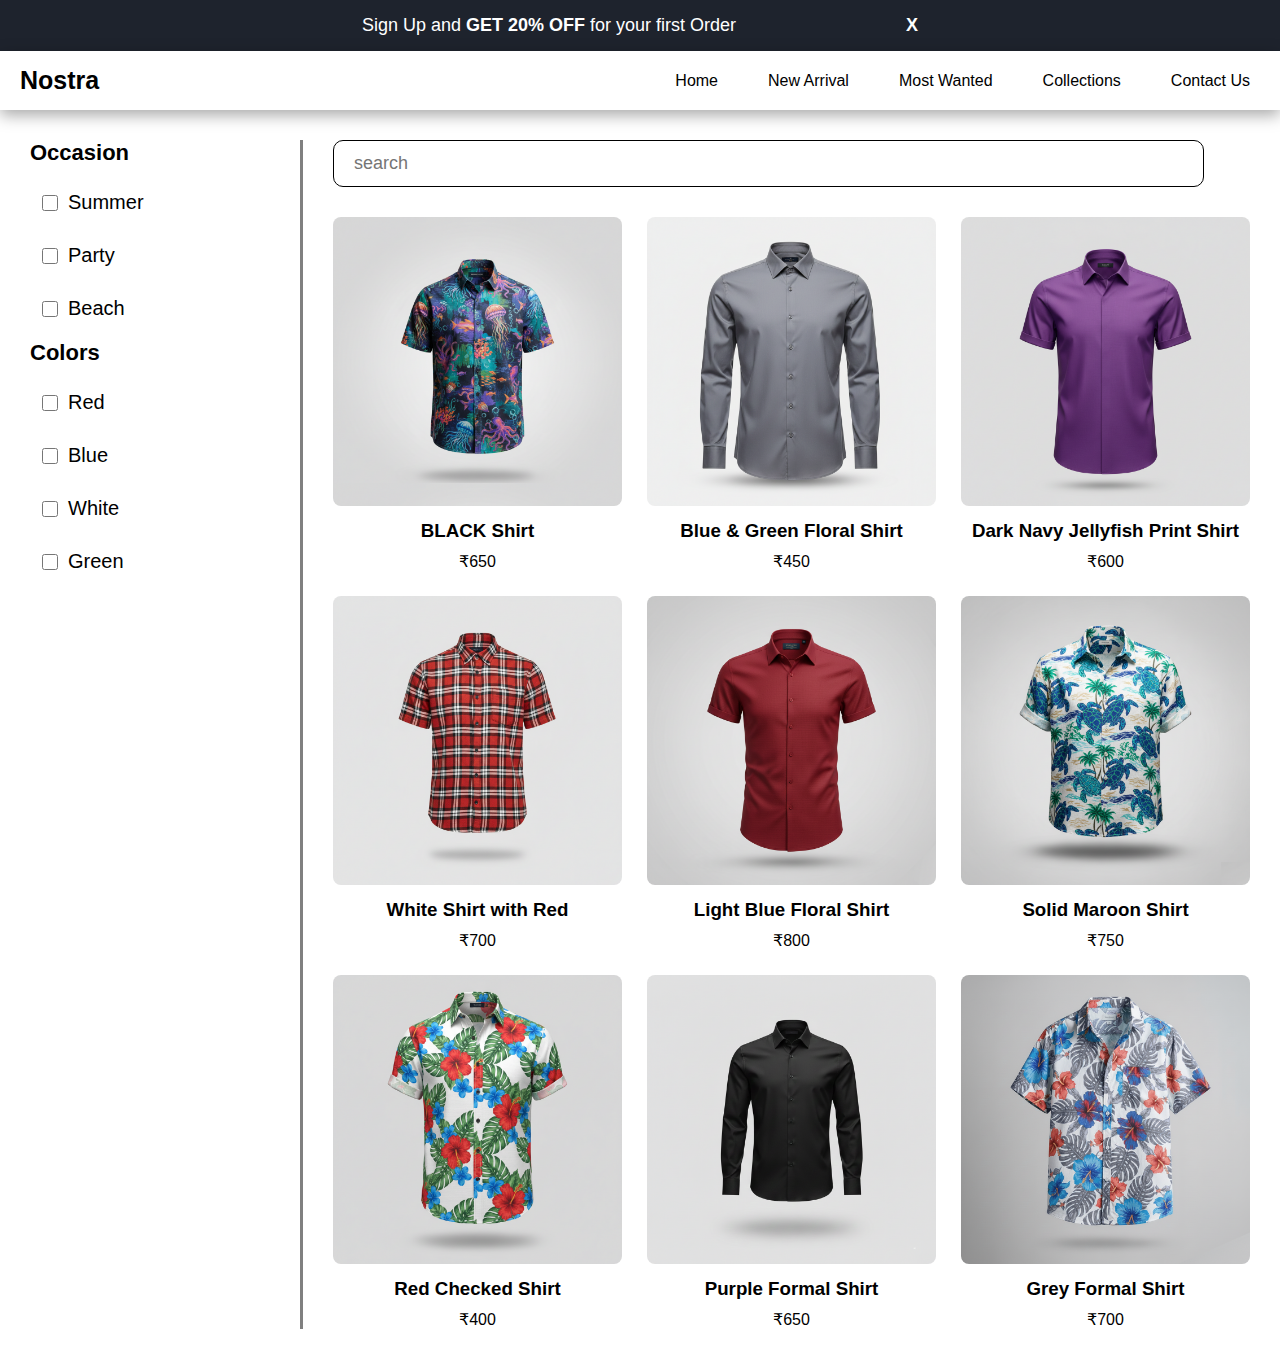
<file: collections.html>
<!DOCTYPE html>
<html lang="en">

<head>
  <meta charset="UTF-8">
  <meta name="viewport" content="width=device-width, initial-scale=1.0">
  <title>Nostra</title>
  <link rel="stylesheet" href="collections.css">
  <link rel="stylesheet" href="style.css">
  <link rel="preconnect" href="https://fonts.googleapis.com">
  <link rel="preconnect" href="https://fonts.gstatic.com" crossorigin>
  <link rel="stylesheet" href="https://cdn-uicons.flaticon.com/2.4.0/uicons-bold-rounded/css/uicons-bold-rounded.css">
  <link rel="stylesheet"
    href="https://cdn-uicons.flaticon.com/2.4.0/uicons-regular-rounded/css/uicons-regular-rounded.css">
  <link rel="stylesheet"
    href="https://cdn-uicons.flaticon.com/2.4.0/uicons-regular-straight/css/uicons-regular-straight.css">
    <link rel="stylesheet" href="https://cdn-uicons.flaticon.com/2.4.0/uicons-brands/css/uicons-brands.css">

</head>
<body>
  <style>
     .navbar {
            box-shadow: 0px 5px 15px rgba(0, 0, 0, 0.35);
            position: relative;
            margin: 0;
            padding: 15px 20px;
        }

        .navbar li:hover {
            text-decoration: none;
        }
        .news-letter{
            margin-top: 0;
        
        }
  </style>
     <!-- Top offer Bar -->
  <div class="top-bar top-close">
    <p>Sign Up and <span class="bold">GET 20% OFF </span>for your first Order</p>
    <span class="close">X</span>
  </div>

  <!-- Navbar -->
  <nav class="navbar" id="home-section">
    <h2 class="logo">Nostra</h2>

    <ul class="nav-links">
      <li><a href="./index.html" id="home">Home</a></li>
      <li><a href="" id="newarrival">New Arrival</a></li>
      <li><a href="" id="wanted">Most Wanted</a></li>
      <li><a href="">Collections</a></li>
      <li><a href="./contact.html">Contact Us</a></li>
    </ul>
    <div class="mobile-menu">
      <i class="fi fi-br-menu-burger"></i>
    </div>
  </nav>
  <!-- Side navbar -->
  <section class="sidenav">
    <div class="closenav">
      <p class="closing">X</p>
    </div>
    <ul class="sidenav-pages">
      <li>
        <a href="./index.html">Home</a>
      </li>
      <li>
        <a href="#">New Arrival</a>
      </li>
      <li>
        <a href="#">Most Wanted</a>
      </li>
      <li>
        <a href="./collections.html">Collections</a>
      </li>
      <li>
        <a href="./contact.html">Contact Us</a>
      </li>
    </ul>
  </section>


  <!-- Main content -->
  <div class="container">

    <!-- Sidebar Filters -->
  <aside class="sidebar">
    <h2>Occasion</h2>
    <label><input type="checkbox" class="filter" value="Summer">Summer</label>
    <label><input type="checkbox" class="filter" value="Party">Party</label>
    <label><input type="checkbox" class="filter" value="Beach">Beach</label>

    <h2>Colors</h2>
    <label><input type="checkbox" class="filter" value="Red">Red</label>
    <label><input type="checkbox" class="filter" value="Blue">Blue</label>
    <label><input type="checkbox" class="filter" value="White">White</label>
    <label><input type="checkbox" class="filter" value="Green">Green</label>
</aside>


      <!-- Right side content -->
    <main class="content">

      <!-- Search Bar -->
      <div class="search-bar">
        <input type="text"  placeholder="search" id="search">
        <i class="fi fi-br-search search-icon"></i>
      </div>

        <!-- Product Grid -->
      <div class="products" id="container">

        <div class="product">
          <img src="./images/products1.png">
          <h3>BLACK Shirt</h3>
          <p>₹650</p>
        </div>

        <div class="product">
          <img src="./images/products2.png">
          <h3>Blue & Green Floral Shirt</h3>
          <p>₹450</p>
        </div>

        <div class="product">
          <img src="./images/products3.png">
          <h3>Dark Navy Jellyfish Print Shirt</h3>
          <p>₹600</p>
        </div>

        <div class="product">
          <img src="./images/products4.png">
          <h3>White Shirt with Red</h3>
          <p>₹700</p>
        </div>

         <div class="product">
          <img src="./images/products5.png">
          <h3>Light Blue Floral Shirt</h3>
          <p>₹800</p>
        </div>

        <div class="product">
          <img src="./images/products6.png">
          <h3>Solid Maroon Shirt</h3>
          <p>₹750</p>
        </div>

        <div class="product">
          <img src="./images/products7.png">
          <h3>Red Checked Shirt</h3>
          <p>₹400</p>
        </div>

        <div class="product">
          <img src="./images/products8.png">
          <h3>Purple Formal Shirt</h3>
          <p>₹650</p>
        </div>
         
         <div class="product">
          <img src="./images/products9.png">
          <h3>Grey Formal Shirt</h3>
          <p>₹700</p>
         </div>


      </div>
    </main>
  </div>
<script src="collections.js"></script>
</body>
</file>
<file: collections.css>
.container {
    display: flex;
    padding: 30px;
}

.sidebar {
    width: 250px;
    padding-right: 20px;
    border-right: 3px solid gray;

}

.sidebar h2 {
    font-size: 22px;
    font-weight: 700;
    margin-bottom: 15px;
}

.search-bar {
    display: flex;
    align-items: center;
    position: relative;
    width: 95%;
}

.search-bar input {
    flex: 1;
    /* takes full width */
    padding-right: 40px;
    /* space for icon */
}

.search-icon {
    position: absolute;
    right: 10px;
    bottom: 37px;
    font-size: 20px;
    cursor: pointer;
}


.sidebar label {
    display: flex;
    align-items: center;
    gap: 10px;
    font-size: 20px;
    padding: 10px 12px;
    border-radius: 10px;
    margin-bottom: 10px;
    cursor: pointer;
}


/* Right content */
.content {
    flex: 1;
    padding-left: 30px;
}


.search-bar input {
    width: 95%;
    padding: 12px 20px;
    border: 1px solid black;
    border-radius: 10px;
    font-size: 18px;
    outline: none;
    margin-bottom: 30px;
}

.sidebar input {
    width: 16px;
    height: 16px;
}

.products {
    display: grid;
    grid-template-columns: repeat(3, 1fr);
    gap: 25px;
}

.product {
    text-align: center;
}

.product img {
    width: 100%;
    border-radius: 8px;
}

.product h3 {
    font-size: 2 0px;
    margin-top: 10px;
}

.product p {
    font-size: 16px;
    margin-top: 10px;
}




@media (max-width: 600px) {

    .products {
        grid-template-columns: repeat(2, 1fr);
    }

    .container {
        flex-direction: column;
        /* sidebar top */
    }

    .product h3 {
        font-size: 15px;
        margin-top: 10px;
    }

    .search-bar {
        width: 100%;
        display: flex;
        justify-content: center;
        /* center the input */
    }

    .sidebar {
        width: 93%;
        border-right: none;
        border-bottom: 2px solid #ddd;
        margin-bottom: 20px;
        padding: 15px;
        background: #f9fafb;
        border-radius: 10px;
    }

    /* Title smaller */
    .sidebar h2 {
        margin-bottom: 12px;
    }

    .sidebar label {
        display: flex;
        align-items: center;
        /* 🔥 checkbox + text same line height align */
        gap: 10px;
        /* space between checkbox & text */
        font-size: 16px;
        background: #f3f4f6;
        padding: 10px 12px;
        border-radius: 10px;
        margin-bottom: 10px;
        cursor: pointer;
    }



    .sidebar input {
        width: 16px;
        height: 16px;
    }

    .content {
        padding-left: 0;
    }

    .products {
        grid-template-columns: repeat(2, 1fr);
    }

    .search-bar input {
        width: 100%;
    }
}
</file>
<file: style.css>
* {
  margin: 0;
  padding: 0;
  font-family: "Poppins", sans-serif;
}

.top-close {
  display: block;
}

.top-bar {
  background-color: #1E232D;
  color: white;
  padding: 15px;
  display: flex;
  justify-content: space-evenly;
  position: relative;
  font-size: 18px;
  padding-left: 15%;
  padding-right: 15%;
}

.top-bar .bold {
  font-weight: bold;
}

.top-bar .close {

  right: 120px;
  font-weight: bold;
  cursor: pointer;
}

@media screen and (max-width:600px) {
  .top-bar {
    font-size: 13px;
    justify-content: space-between;
    padding-left: 10px;
    padding-right: 20px;
  }
}

.navbar {
  display: flex;
  justify-content: space-between;
  padding: 10px 15px;
  align-items: center;
  margin-top: 10px;
  margin-bottom: 10px;

}

.navbar ul {
  display: flex;
  list-style: none;
  gap: 50px;
  padding-right: 10px;
}

.nav-links a {
  text-decoration: none;
  color: black;
}

.navbar li:hover {
  color: #1E232D;
  text-decoration: underline;
  text-decoration-color: #1E232D;
  text-underline-offset: 6px;
  transition: 3s;

}

.logo {
  font-size: 25px;
  font-weight: 700;
}

.mobile-menu {
  cursor: pointer;
}

@media screen and (max-width:600px) {
  .nav-links li {
    display: none;
  }

}

@media screen and (min-width:600px) {
  .mobile-menu {
    display: none;

  }

}

.sidenav {
  background-color: #1E232D;
  z-index: 3;
  transition: all;
  transition-duration: 1s;
  width: 50%;
  height: 100vh;
  left: -50%;
  position: fixed;
  top: 0;
  color: white;
}

.sidenav a {
  color: white;
  text-decoration: none;
}

.closenav {
  display: flex;
  justify-content: end;
  padding: 10px;
  padding-top: 25px;
  padding-right: 25px;

}

.closing {
  cursor: pointer;
}

.sidenav-pages {
  display: flex;
  flex-direction: column;
  margin-top: 25px;
  margin-left: 20px;
  gap: 40px;
  list-style: none;
  font-size: 15px;


}

.sidenav-pages a {
  cursor: text;
}

/* hero section */
.hero-full {
  display: flex;
  justify-content: center;

}

.hero {
  height: 80vh;
  width: 98%;
  position: relative;
  background-image: url("./images/slide2.png");
  background-size: cover;
  background-position: center;
  display: flex;
  align-items: center;
  text-align: center;
  justify-content: center;
  border-radius: 6px;

}

.hero-container {
  z-index: 1;
  color: white;
  margin-bottom: 10%;


}

.hero-container h1 {
  font-size: 78px;
  font-weight: 600;
  line-height: 1.2;
  margin-top: 10px;
  margin-bottom: 10px;
  font-weight: bolder;




}

.hero-container p {
  font-size: 16px;
  margin-top: 10px;
  margin-bottom: 10px;
  font-weight: bolder;

}

.hero-container button i {
  font-size: 16px;
  line-height: 1;
  display: inline-flex;
  align-items: center;
  color: black;
}

.hero-container button {
  display: inline-flex;
  align-items: center;
  justify-content: center;
  gap: 6px;
  color: black;
  background-color: white;
  padding: 10px 10px;
  border-radius: 2px;
  border: none;
  cursor: pointer;
  margin-top: 5px;
}

.hero::before {
  content: "";
  position: absolute;
  inset: 0;

  background: rgba(0, 0, 0, 0.70);
  /* 👈 opacity control */
  z-index: 1;
  border-radius: 6px;
}


.hero {
  animation: slider 4s infinite;
}

.arrow-left,
.arrow-right {
  position: absolute;
  top: 50%;
  transform: translateY(-50%);
  color: white;
  font-size: 100px;
  background: none;
  border: none;
  padding: 10px;
  cursor: pointer;
}

.arrow-left {
  left: 10px;
}

.arrow-right {
  right: 10px;
}

/* Tablet View */
@media (max-width: 768px) {

  .hero {
    height: 30vh;
    width: 95%;
    border-radius: 6px;
  }

  .hero-container {
    margin-bottom: 0;
    padding: 0 20px;
    transform: translateY(-10%);
  }

  .hero-container h1 {
    font-size: 30px;
    line-height: 1.2;
  }

  .hero-container p {
    font-size: 14px;
  }

  .hero-container button {
    padding: 17px 17px;
    padding-top: 12px;
    padding-bottom: 12px;
    font-size: 14px;
    transform: translateY(-10px);

  }

  .arrow-left,
  .arrow-right {
    font-size: 40px;
    padding: 6px;
  }

  .arrow-left {
    transform: translateX(50%);
    transform: translateY(20%);
  }

  .arrow-right {
    transform: translateX(50%);
    transform: translateY(20%);
  }
}


/* Small Mobile View */
@media (max-width: 480px) {

  .hero {
    height: 65vh;
  }

  .hero-container h1 {
    font-size: 28px;
  }

  .hero-container p {
    font-size: 13px;
  }

  .hero-container button {
    padding: 10px 10px;
    font-size: 13px;
  }

  .arrow-left,
  .arrow-right {
    font-size: 36px;
    padding: 4px;
  }

  .arrow-left {
    transform: translateX(50%);
    transform: translateY(20%);
  }

  .arrow-right {
    transform: translateX(50%);
    transform: translateY(20%);
  }
}

/* brand Section */

.brands h2 {
  margin-top: 60px;
  margin-left: 15px;
  margin-bottom: 25px;

}

.brand-row {
  display: flex;
  justify-content: space-between;
  align-items: center;
  flex-wrap: wrap;
  gap: 30px;
  padding: 10px 0;
}

.brand-item {
  display: flex;
  flex-direction: column;
  text-align: center;
}

.brand-item img {
  width: 70px;
  height: 70px;
  margin-bottom: 10px;
  padding-right: 20px;
  padding-left: 20px;
}

.brand-item p {
  font-size: 25px;
}

@media (max-width:600px) {
  .brand-row {
    gap: 4px;
  }

  .brand-item img {
    width: 40px;
    height: 40px;
  }

  .brand-item p {
    font-size: 16px;
  }
}

.feature-text {
  display: flex;
  align-items: center;
  justify-content: space-between;
  font-size: 20px;
  margin-left: 20px;
  margin-right: 20px;
  margin-top: 40px;
  margin-bottom: 30px;

}

.feature-text h2 {
  line-height: 1.4;
}

.feature-text p {
  font-size: 25px;
}

.feature-row {
  display: flex;
  align-items: center;
  justify-content: space-between;
  margin-top: 20px;
  margin-left: 20px;
  margin-bottom: 20px;
  gap: 5px;
  flex-wrap: wrap;
  padding-right: 20px;


}

.feature-card {
  background-color: #F2F3F8;
  border-radius: 8px;
  width: 23%;
  box-shadow: 0px 2px 10px rgba(0, 0, 0, 0.05);
  padding: 10px;
}

.feature-card img {
  width: 45px;
  height: 45px;
}

.feature-card h4 {
  font-size: 13px;
  font-weight: 800;
  font-family: "Poppins", sans-serif;
  padding-top: 5px;
  padding-bottom: 3px;
}

.feature-card:hover {
  box-shadow: rgba(0, 0, 0, 0.02) 0px 1px 3px 0px, rgba(27, 31, 35, 0.15) 0px 0px 0px 1px;
}

@media screen and (max-width:600px) {
  .feature-row {
    flex-direction: column;
  }

  .feature-card {
    width: 95%;
    line-height: 1.4;
    margin-top: 5px;
  }
}

@media screen and (max-width:600px) {
  .feature-text {
    font-size: 15px;
    flex-wrap: wrap;

  }

  .feature-text p {
    font-size: 17px;
    line-height: 1.4;
    margin-top: 13px;

  }

}

/* New arrivals */
.new-arrivals {
  margin: 50px 0;
  margin-left: 20px;
  margin-right: 20px;
}

.new-arrivals h2 {
  font-size: 28px;
  padding-bottom: 25px;
}

.arrival-row {
  display: flex;
  justify-content: space-between;
  gap: 25px;
  flex-wrap: wrap;
}

.arrival-card {
  width: 20%;
  height: 380px;
  background: #595959;
  border-radius: 5px;
  position: relative;



}

.arrival-card img {
  width: 100%;
  height: 100%;
  object-fit: cover;

  filter: brightness(90%);
  border-radius: 5px;
}

.arrival-card button {
  position: absolute;
  bottom: 60px;
  left: 50%;
  transform: translateX(-50%);
  padding: 10px 22px;
  border-radius: 6px;
  border: none;
  display: inline-flex;
  gap: 6px;
  align-items: center;
  z-index: 2;

}

.arrival-card button i {
  line-height: 0;
}

.arrival-card::after {
  content: "";
  position: absolute;
  inset: 0;
  background: rgba(0, 0, 0, 0.45);
  /* grey/black overlay */
  transition: 0.4s ease;
  border-radius: 5px;
  /* smooth fade */
}

.arrival-card:hover::after {
  background: rgba(0, 0, 0, 0);
  /* overlay disappears */
}

.arrival-card:hover img {
  transform: scale(1.05);
}

@media screen and (max-width:600px) {
  .new-arrivals h2 {
    font-size: 25px;
  }

  .arrival-card {
    width: 45%;


  }

  .arrival-card button {
    padding: 10px;
    padding-left: 15px;
    padding-right: 15px;
    font-size: 11px;
    display: flex;

  }
}

.most-wanted {
  padding: 20px 0;
}

.most-wanted h2 {
  padding-left: 15px;
  font-size: 26px;
  font-weight: 600;
  margin-bottom: 20px;
}

/* Horizontal Scroll */
.products-row {
  display: flex;
  gap: 20px;
  overflow-x: auto;
  white-space: nowrap;
  scroll-behavior: smooth;
  padding: 10px 15px;
  scrollbar-width: none;
}



/* Product Card */
.product-card {
  position: relative;
  /* important */
  min-width: 350px;
  border-radius: 10px;
  padding: 10px;
  box-shadow: 0 0 10px rgba(0, 0, 0, 0.1);
}

.product-card img {
  width: 100%;
  height: 350px;

}

/* SALE Badge */
.sale-badge {
  position: absolute;
  top: 0;
  left: 0;
  background: red;
  color: white;
  font-size: 18px;
  font-weight: 600;
  padding: 10px 20px;
  border-radius: 5px;
}

/* Heart Icon */
.heart-icon {
  position: absolute;
  bottom: 10px;
  right: 20px;
  font-size: 23px;
  font-weight: lighter;
  color: black;
  cursor: pointer;
}

@media (max-width: 600px) {

  .products-row {
    gap: 12px;
    padding: 10px;
  }

  .most-wanted h2 {
    font-size: 25px;
  }

  .product-card {
    min-width: 300px;
    padding: 8px;
  }


  .sale-badge {
    font-size: 12px;
    padding: 5px 10px;
  }

  .heart-icon {
    font-size: 20px;
  }
}

.offer-section {
  width: 98%;
  background: #1E232D;
  padding: 20px 40px;
  border-radius: 2px;
  display: flex;
  border-radius: 5px;
  align-items: center;
  gap: 70px;
  box-sizing: border-box;
  margin-left: 15px;



}

.offer-image img {
  width: 600px;
  height: auto;
  ;
  object-fit: cover;
  border-radius: 5px;
}

.offer-content h2 {
  font-size: 50px;
  color: white;
  font-weight: 700;
  margin-bottom: 10px;
}

.offer-content p {
  font-size: 30px;
  color: #d1d5db;
  margin-bottom: 25px;

}

.offer-btn {
  color: black;
  border: none;
  padding: 12px 25px;
  font-size: 16px;
  cursor: pointer;
  display: inline-flex;
  gap: 6px;
  align-items: center;
  border-radius: 5px;

}

.offer-btn:hover {
  background: #e5e7eb;
}

.offer-btn i {
  color: black;
  line-height: 0;


}

@media (max-width: 768px) {

  .offer-section {
    flex-direction: column;
    text-align: center;
    padding: 30px;
    width: 94%;
  }

  .offer-image img {
    width: 100%;

  }

  .offer-content h2 {
    font-size: 32px;
    padding-bottom: 5px;
  }

  .offer-content p {
    font-size: 18px;
  }
}

.news-letter {
  margin: 40px;
  line-height: 1.4;
}

.news {
  display: flex;
  flex-direction: column;
  justify-content: center;
  text-align: center;
}

.news h1 {
  font-size: 43px;
  font-weight: 700;
}

.news p {
  font-size: 30px;
}

.news-input {
  border: solid black 3px;
  margin-top: 20px;
  height: 30px;
  width: 80%;
  margin-left: 10%;
}

.news button {
  display: inline-block;
  width: fit-content;
  margin-top: 20px;
  margin-left: 45%;
  display: flex;
  align-items: center;
  padding: 10px 20px;
  background-color: #1E242B;
  color: white;
  border-radius: 8px;
  font-size: 20px;
  gap: 3px;
}

.news button:hover {
  background-color: #2A313A;
  transform: scale(1.03);
  transition: 0.3s ease;
}


.news button i {
  line-height: 0;
}

@media screen and (max-width:600px) {
  .news-letter {
    margin: 20px;
    margin-top: 40px;
    /* reduced spacing */
  }

  .news h1 {
    font-size: 30px;
    /* smaller heading */
  }

  .news p {
    font-size: 20px;
    /* smaller text */
    margin-top: 5px;
  }

  .news-input {
    height: 20px;
    font-size: 16px;
    padding: 10px 12px;
    margin-left: 35px;
  }

  .news button {

    font-size: 18px;
    padding: 12px;
    margin-left: 37%;
  }

  .news-letter {
    font-size: 13px;
  }
}

.footer {
  background-color: #1E242B;
  color: white;
  padding: 40px 30px;
}

.footer-content {
  width: 100%;
  margin: auto;
  line-height: 1.4;
}

.footer-title {
  font-size: 42px;
  font-weight: 700;
  margin-bottom: 10px;
}

.footer-text {
  font-size: 22px;
  line-height: 1.6;
  margin-bottom: 30px;
  color: #d1d5db;
}

.footer-icons {
  color: white;
  font-size: 18px;
  cursor: pointer;
  transition: 0.3s;
  display: flex;
  gap: 50px;
  padding-left: 25px;

}

.copyright {
  padding-top: 20px;
  font-size: 20px;
}

.footer-icons i:hover {
  color: #9ca3af;
}

@media (max-width: 600px) {

  .footer {
    padding: 35px 15px;
  }

  .footer-title {
    font-size: 28px;
    /* smaller title */
  }

  .footer-text {
    font-size: 16px;
    /* readable on mobile */
    margin-bottom: 20px;
  }

  .footer-icons {
    font-size: 15px;
    /* small icons */
    gap: 18px;
  }

  .copyright {
    font-size: 14px;
  }
}
</file>
